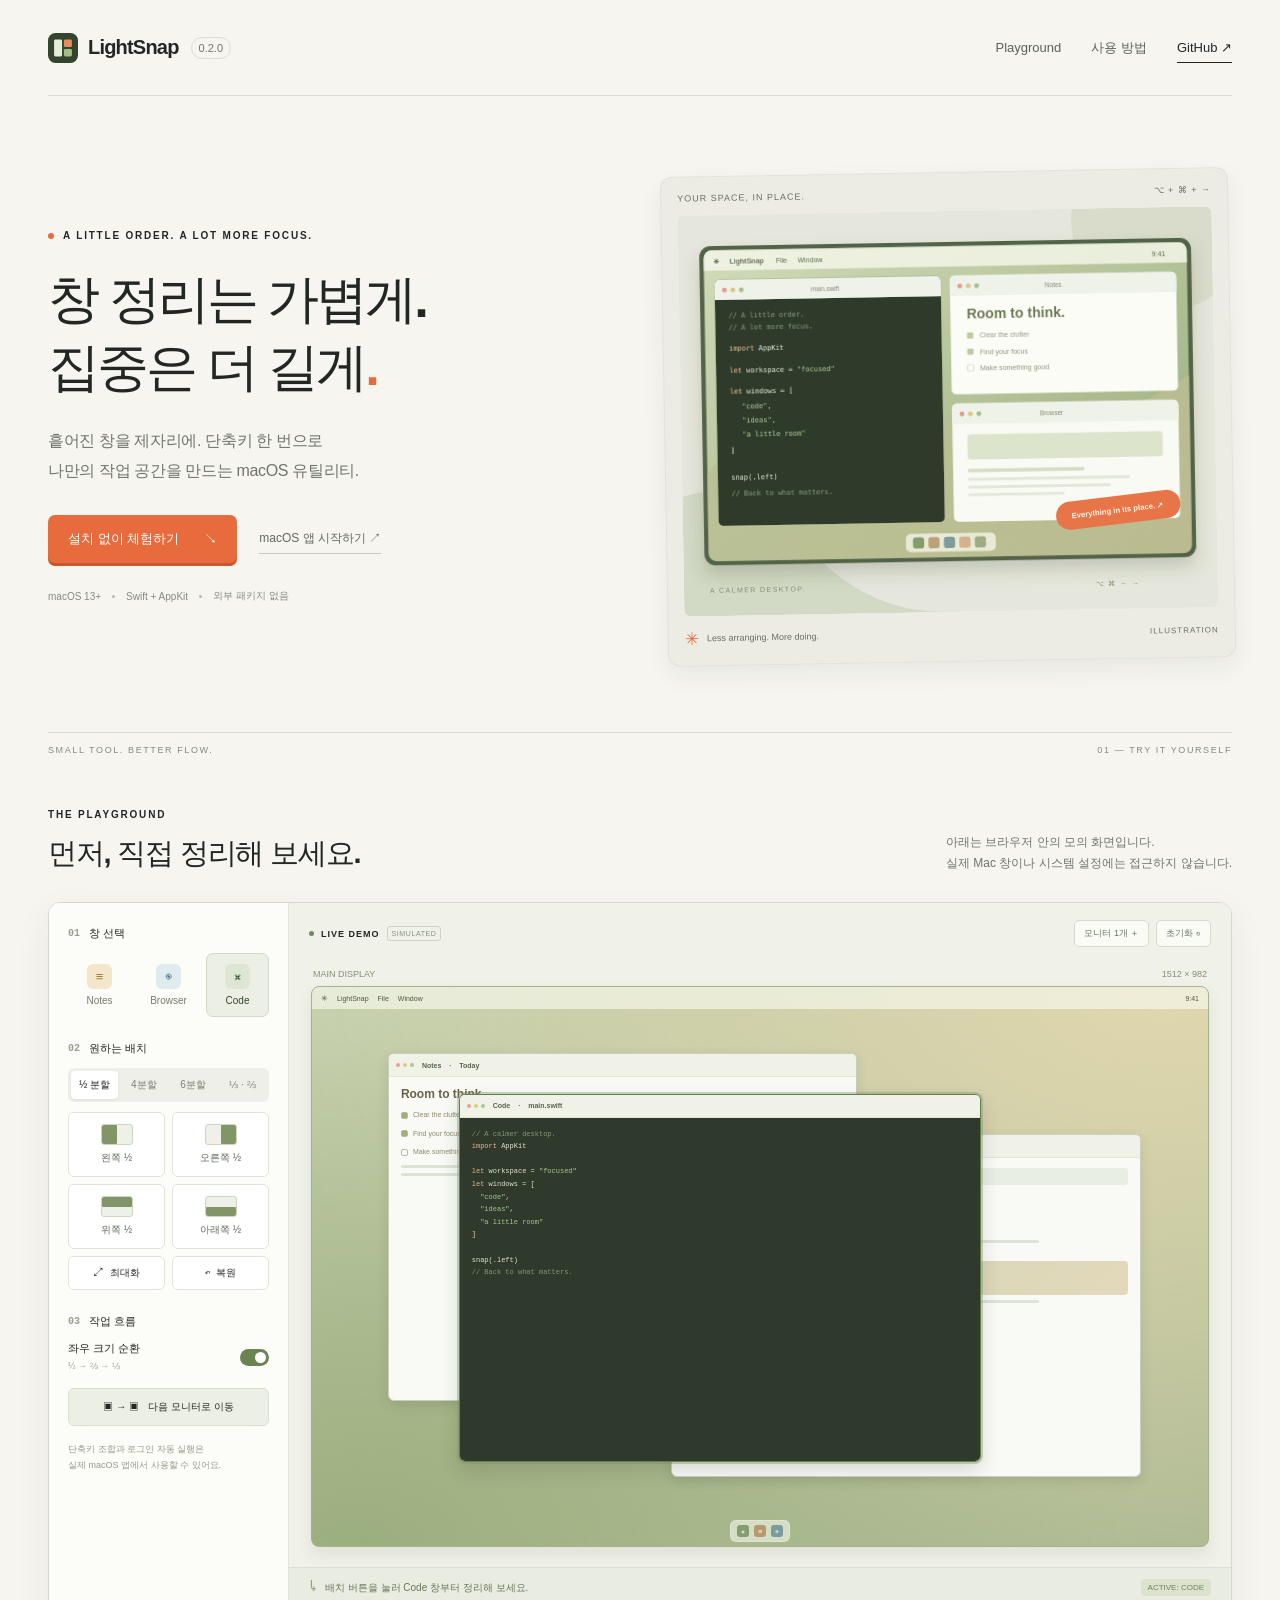
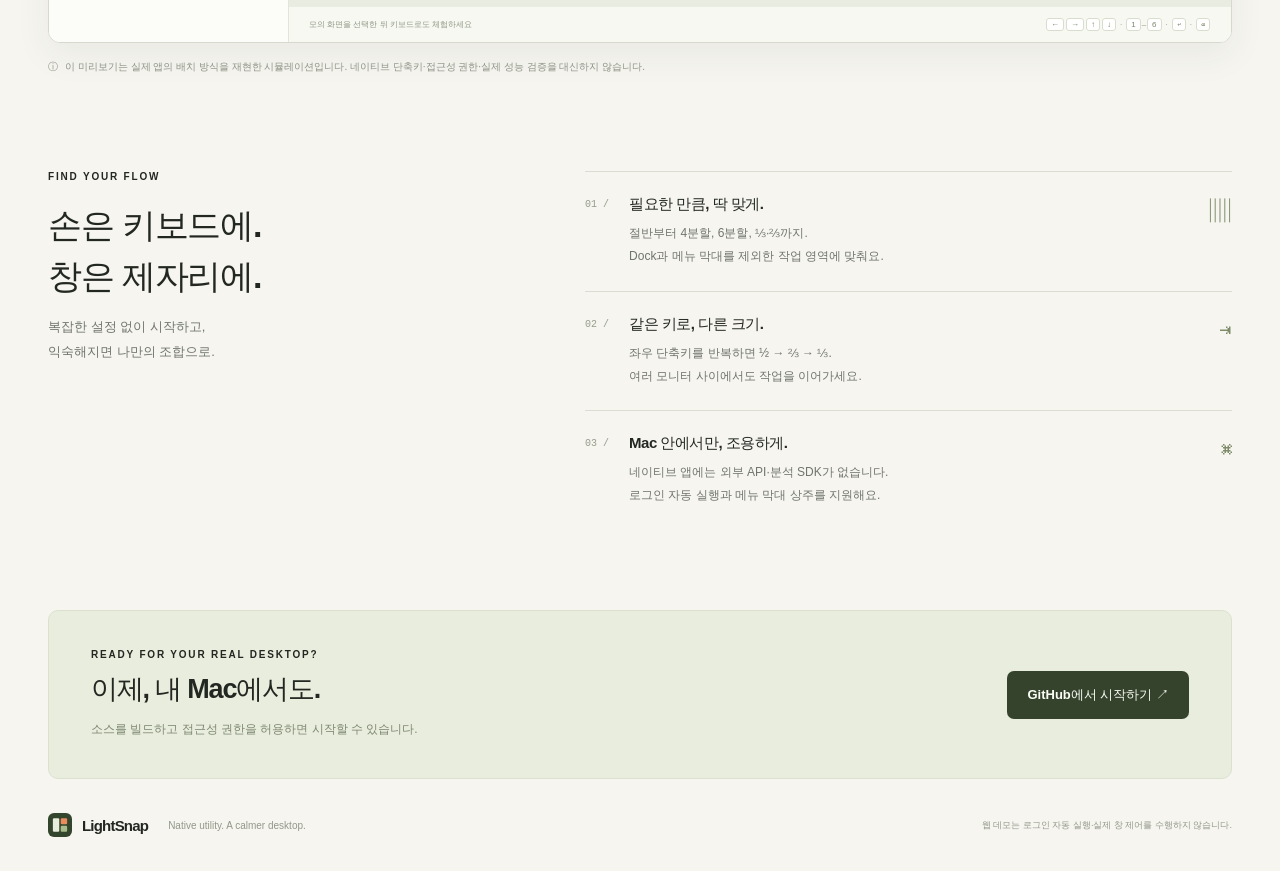
<file: preview/index.html>
<!doctype html>
<html lang="ko">
<head>
<meta charset="utf-8"><meta name="viewport" content="width=device-width,initial-scale=1">
<meta name="description" content="LightSnap을 설치 없이 체험하세요. 브라우저의 모의 창으로 화면 분할, 크기 순환, 모니터 이동을 테스트하는 인터랙티브 미리보기입니다.">
<meta name="theme-color" content="#f6f5f0">
<meta http-equiv="Content-Security-Policy" content="default-src 'self'; script-src 'self'; style-src 'self' 'unsafe-inline'; img-src 'self' data:; connect-src 'none'; object-src 'none'; base-uri 'none'; form-action 'none'">
<title>LightSnap — A little order. A lot more focus.</title>
<link rel="icon" href="assets/icon.svg" type="image/svg+xml"><link rel="stylesheet" href="style.css">
</head>
<body id="top">
<a class="skip-link" href="#playground">미리보기로 건너뛰기</a>
<header class="nav wrap"><a class="brand" href="#top" aria-label="LightSnap 처음으로"><img src="assets/icon.svg" alt="" width="30" height="30">LightSnap<span class="version">0.2.0</span></a><nav aria-label="주 메뉴"><a href="#playground">Playground</a><a href="#how-it-works">사용 방법</a><a class="nav-github" href="https://github.com/kimyoung11/LightSnap" target="_blank" rel="noopener noreferrer">GitHub <span aria-hidden="true">↗</span></a></nav></header>
<main>
<section class="hero wrap">
 <div class="hero-copy"><div class="eyebrow"><span class="status-dot"></span> A LITTLE ORDER. A LOT MORE FOCUS.</div><h1>창 정리는 가볍게.<br>집중은 더 길게<span class="orange">.</span></h1><p class="hero-description">흩어진 창을 제자리에. 단축키 한 번으로<br class="desktop-br"> 나만의 작업 공간을 만드는 macOS 유틸리티.</p><div class="hero-actions"><a class="button primary" href="#playground">설치 없이 체험하기 <span aria-hidden="true">↘</span></a><a class="text-link" href="https://github.com/kimyoung11/LightSnap#빌드와-실행" target="_blank" rel="noopener noreferrer">macOS 앱 시작하기 ↗</a></div><div class="hero-footnote"><span>macOS 13+</span><i></i><span>Swift + AppKit</span><i></i><span>외부 패키지 없음</span></div></div>
 <div class="hero-art"><div class="art-caption"><span>YOUR SPACE, IN PLACE.</span><span>⌥ + ⌘ + →</span></div><img src="assets/hero.svg" alt="Code와 Notes 창이 정돈된 화면을 표현한 LightSnap 디자인 일러스트" width="760" height="570"><div class="art-bottom"><span class="tiny-cross">✳</span> Less arranging. More doing.<span class="art-tag">ILLUSTRATION</span></div></div>
</section>
<div class="wrap divider"><span>SMALL TOOL. BETTER FLOW.</span><span>01 — TRY IT YOURSELF</span></div>
<section class="playground-section wrap" id="playground" aria-labelledby="playground-title">
 <div class="section-heading"><div><div class="eyebrow">THE PLAYGROUND</div><h2 id="playground-title">먼저, 직접 정리해 보세요.</h2></div><p>아래는 브라우저 안의 모의 화면입니다.<br>실제 Mac 창이나 시스템 설정에는 접근하지 않습니다.</p></div>
 <div class="workbench">
  <aside class="controls" aria-label="창 배치 컨트롤">
   <div class="control-heading"><span class="control-number">01</span><span>창 선택</span></div>
   <div class="app-picker" id="app-picker" aria-label="배치할 모의 창"></div>
   <div class="control-heading"><span class="control-number">02</span><span>원하는 배치</span></div>
   <div class="preset-tabs" role="group" aria-label="배치 종류"><button data-group="halves" aria-pressed="true">½ 분할</button><button data-group="quarters" aria-pressed="false">4분할</button><button data-group="sixths" aria-pressed="false">6분할</button><button data-group="thirds" aria-pressed="false">⅓ · ⅔</button></div>
   <div class="layout-buttons" id="layout-buttons" aria-label="배치 선택"></div>
   <div class="utility-buttons"><button data-action="maximize"><span aria-hidden="true">⤢</span> 최대화</button><button data-action="restore"><span aria-hidden="true">↶</span> 복원</button></div>
   <div class="control-heading extra"><span class="control-number">03</span><span>작업 흐름</span></div>
   <label class="switch-row"><span>좌우 크기 순환 <small>½ → ⅔ → ⅓</small></span><input type="checkbox" id="cycle-toggle" checked><span class="switch" aria-hidden="true"></span></label>
   <button class="monitor-move" data-action="nextDisplay"><span aria-hidden="true">▣ → ▣</span> 다음 모니터로 이동</button>
   <p class="control-note">단축키 조합과 로그인 자동 실행은<br>실제 macOS 앱에서 사용할 수 있어요.</p>
  </aside>
  <div class="workspace-panel"><div class="workspace-toolbar"><div class="live-indicator"><span></span> LIVE DEMO <span class="simulated">SIMULATED</span></div><div class="workspace-actions"><button id="display-toggle" aria-pressed="false">모니터 1개 <span aria-hidden="true">＋</span></button><button id="reset" aria-label="데모 초기화">초기화 ↻</button></div></div>
   <div class="desktop-board" id="desktop-board" tabindex="0" role="region" aria-label="키보드로 조작 가능한 모의 데스크톱. 화살표, 숫자 1부터 6, Enter, Backspace를 사용할 수 있습니다."></div>
   <div class="workspace-status"><span class="status-icon" aria-hidden="true">↳</span><output id="status" aria-live="polite"></output><span id="active-badge"></span></div>
   <div class="keyboard-hint"><span>모의 화면을 선택한 뒤 키보드로도 체험하세요</span><span><kbd>←</kbd><kbd>→</kbd><kbd>↑</kbd><kbd>↓</kbd><b>·</b><kbd>1</kbd>–<kbd>6</kbd><b>·</b><kbd>↩</kbd><b>·</b><kbd>⌫</kbd></span></div>
  </div>
 </div>
 <p class="simulation-note"><span aria-hidden="true">ⓘ</span> 이 미리보기는 실제 앱의 배치 방식을 재현한 시뮬레이션입니다. 네이티브 단축키·접근성 권한·실제 성능 검증을 대신하지 않습니다.</p>
</section>
<section class="details wrap" id="how-it-works"><div class="details-intro"><div class="eyebrow">FIND YOUR FLOW</div><h2>손은 키보드에.<br>창은 제자리에.</h2><p>복잡한 설정 없이 시작하고,<br>익숙해지면 나만의 조합으로.</p></div><div class="feature-list"><article><span class="feature-index">01 /</span><div><h3>필요한 만큼, 딱 맞게.</h3><p>절반부터 4분할, 6분할, ⅓·⅔까지.<br>Dock과 메뉴 막대를 제외한 작업 영역에 맞춰요.</p></div><span class="feature-symbol" aria-hidden="true">▥</span></article><article><span class="feature-index">02 /</span><div><h3>같은 키로, 다른 크기.</h3><p>좌우 단축키를 반복하면 ½ → ⅔ → ⅓.<br>여러 모니터 사이에서도 작업을 이어가세요.</p></div><span class="feature-symbol" aria-hidden="true">⇥</span></article><article><span class="feature-index">03 /</span><div><h3>Mac 안에서만, 조용하게.</h3><p>네이티브 앱에는 외부 API·분석 SDK가 없습니다.<br>로그인 자동 실행과 메뉴 막대 상주를 지원해요.</p></div><span class="feature-symbol" aria-hidden="true">⌘</span></article></div></section>
<section class="start-section wrap"><div><div class="eyebrow">READY FOR YOUR REAL DESKTOP?</div><h2>이제, 내 Mac에서도.</h2><p>소스를 빌드하고 접근성 권한을 허용하면 시작할 수 있습니다.</p></div><a class="button dark" href="https://github.com/kimyoung11/LightSnap#빌드와-실행" target="_blank" rel="noopener noreferrer">GitHub에서 시작하기 ↗</a></section>
</main><footer class="wrap footer"><a class="brand" href="#top"><img src="assets/icon.svg" alt="" width="24" height="24">LightSnap</a><p>Native utility. A calmer desktop.</p><span>웹 데모는 로그인 자동 실행·실제 창 제어를 수행하지 않습니다.</span></footer>
<script type="module" src="app.mjs"></script>
</body></html>
</file>
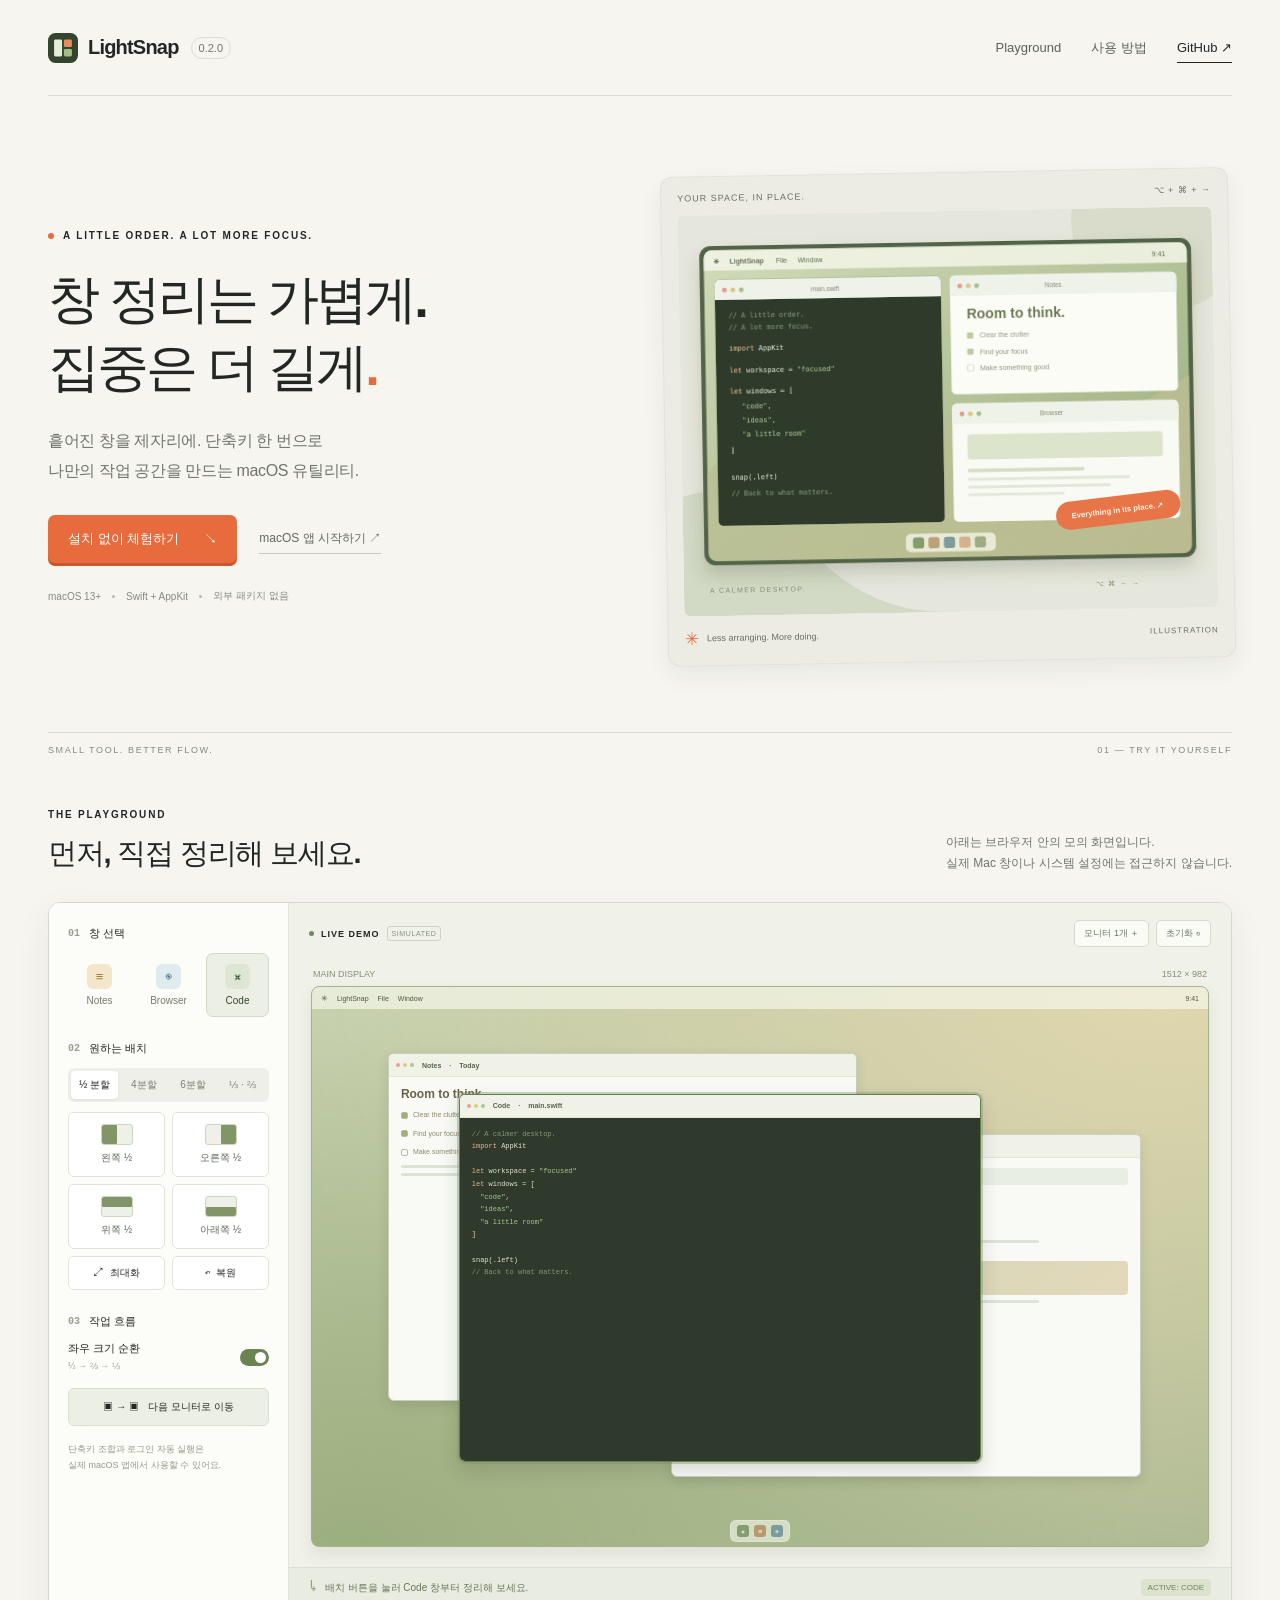
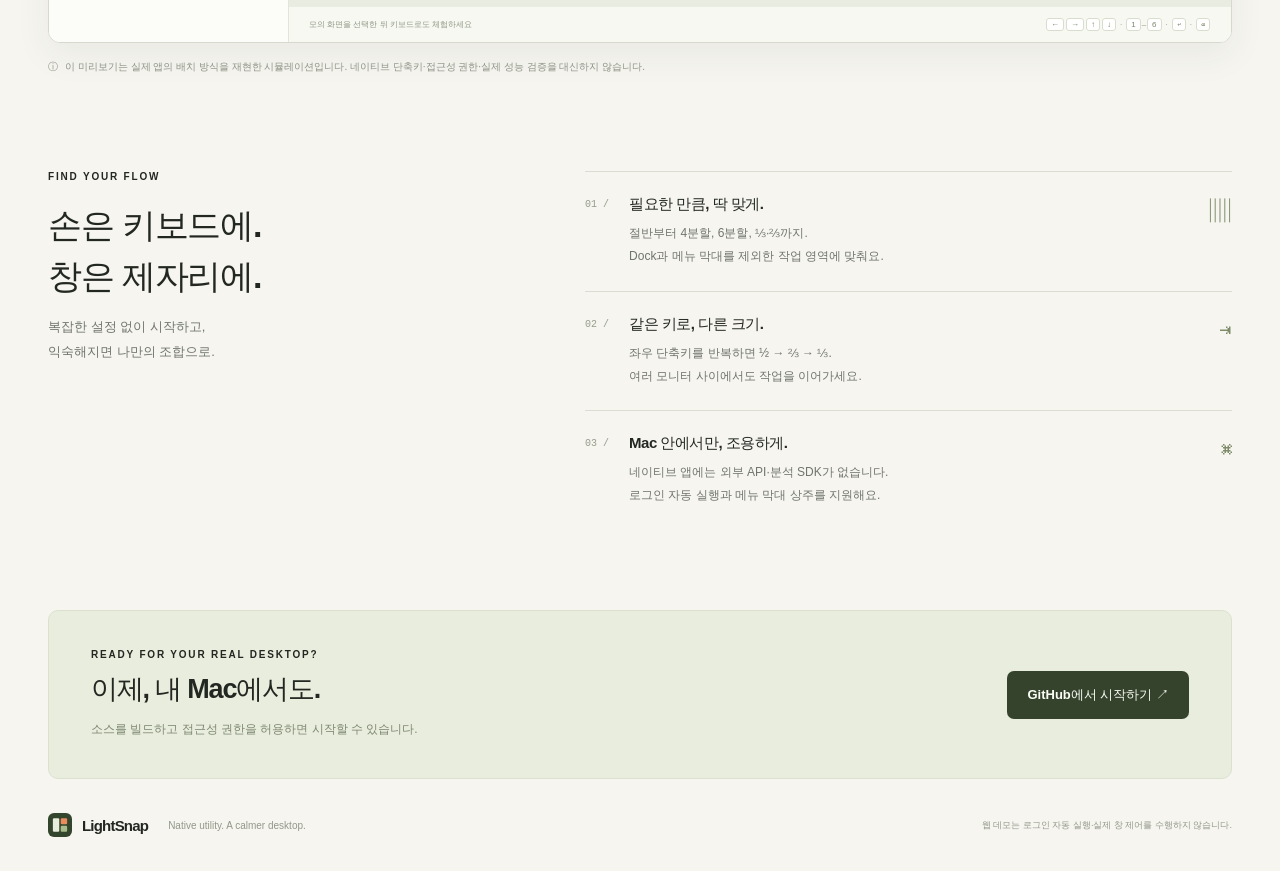
<file: preview/standalone.html>
<!doctype html>
<html lang="ko">
<head>
<meta charset="utf-8"><meta name="viewport" content="width=device-width,initial-scale=1">
<meta name="description" content="LightSnap을 설치 없이 체험하세요. 브라우저의 모의 창으로 화면 분할, 크기 순환, 모니터 이동을 테스트하는 인터랙티브 미리보기입니다.">
<meta name="theme-color" content="#f6f5f0">
<meta http-equiv="Content-Security-Policy" content="default-src 'none'; script-src 'sha256-ZOQcu9cCs1rzt+wLC6GPpufHHQtWk3VlaiDPrVprJG8='; style-src 'unsafe-inline'; img-src data:; connect-src 'none'; object-src 'none'; base-uri 'none'; form-action 'none'">
<title>LightSnap — A little order. A lot more focus.</title>
<link rel="icon" href="[data-uri]" type="image/svg+xml"><style>
:root{--paper:#f6f5f0;--ink:#232722;--muted:#70756c;--line:#dddcd3;--accent:#e76b3c;--lime:#d8e4b3;--radius:16px;font-family:Inter,-apple-system,BlinkMacSystemFont,"Apple SD Gothic Neo","Noto Sans KR",sans-serif;color:var(--ink);background:var(--paper);font-synthesis:none}*{box-sizing:border-box}html{scroll-behavior:smooth;scroll-padding-top:30px}body{margin:0}button,a,input{-webkit-tap-highlight-color:transparent}button,input{font:inherit}a{color:inherit;text-decoration:none}button{cursor:pointer}button:focus-visible,a:focus-visible,input:focus-visible{outline:3px solid var(--accent);outline-offset:4px}button{color:inherit}button:disabled{cursor:not-allowed}button{touch-action:manipulation}.wrap{width:min(1240px,calc(100% - 96px));margin-inline:auto}.skip-link{position:fixed;top:-60px;left:20px;background:var(--ink);color:white;padding:12px;z-index:20}.skip-link:focus{top:10px}.nav{height:96px;display:flex;align-items:center;justify-content:space-between;border-bottom:1px solid var(--line)}.brand{display:flex;align-items:center;gap:10px;font-size:20px;font-weight:750;letter-spacing:-.8px}.version{font-size:11px;font-weight:500;letter-spacing:0;border:1px solid var(--line);border-radius:20px;padding:4px 7px;margin-left:2px;color:var(--muted)}nav{display:flex;align-items:center;gap:30px;font-size:13px;color:#5b6158}.nav-github{color:var(--ink);border-bottom:1px solid var(--ink);padding-block:7px}.hero{display:grid;grid-template-columns:1fr 1fr;gap:48px;align-items:center;padding-block:76px 70px}.eyebrow{font-size:10px;font-weight:650;letter-spacing:1.8px;display:flex;align-items:center;gap:9px}.status-dot{height:6px;width:6px;border-radius:50%;background:var(--accent)}h1{font-size:clamp(36px,4.1vw,58px);font-weight:750;letter-spacing:-3px;line-height:1.3;margin:24px 0}.orange{color:var(--accent)}.hero-description{font-size:16px;color:var(--muted);line-height:1.9;margin:0 0 29px;letter-spacing:-.35px}.hero-actions{display:flex;align-items:center;gap:22px}.button{display:inline-flex;align-items:center;justify-content:space-between;gap:25px;min-height:48px;padding:0 20px;border-radius:7px;font-size:13px;font-weight:600}.primary{background:var(--accent);color:white;box-shadow:0 3px 0 #c8562f}.primary:hover{background:#d96033}.text-link{font-size:12px;color:#62695e;border-bottom:1px solid #c6c9be;padding-block:6px}.hero-footnote{display:flex;gap:11px;align-items:center;font-size:10px;color:#868b7e;margin-top:26px}.hero-footnote i{height:3px;width:3px;background:#b7baae;border-radius:50%}.hero-art{padding:16px;background:#edece4;border:1px solid #e4e2d9;border-radius:12px;transform:rotate(-1deg);box-shadow:0 10px 25px #252b2110}.hero-art img{width:100%;height:auto;display:block;border-radius:7px}.art-caption,.art-bottom{display:flex;justify-content:space-between;align-items:center;font-size:9px;letter-spacing:1px;color:#68705f}.art-caption{padding-bottom:12px}.art-bottom{padding-top:12px;letter-spacing:0;justify-content:flex-start;gap:8px}.art-tag{margin-left:auto;font-size:8px;letter-spacing:1px}.tiny-cross{color:var(--accent);font-size:17px}.divider{border-top:1px solid var(--line);padding-top:12px;display:flex;justify-content:space-between;font-size:9px;letter-spacing:1.6px;color:#858b7f}.playground-section{padding-top:54px}.section-heading{display:flex;justify-content:space-between;align-items:flex-end;margin-bottom:27px}.section-heading h2,h2{font-size:29px;letter-spacing:-1.2px;font-weight:650;line-height:1.5;margin:12px 0 0}.section-heading p{font-size:12px;line-height:1.8;color:var(--muted);margin:0}.workbench{border:1px solid #d7d9ce;background:#fff;border-radius:12px;display:grid;grid-template-columns:240px minmax(0,1fr);overflow:hidden;box-shadow:0 12px 36px #303c2510}.controls{padding:23px 19px;background:#fcfcf8;border-right:1px solid #e3e4db}.control-heading{display:flex;align-items:center;gap:9px;font-size:11px;font-weight:650;margin-bottom:12px}.control-number{font-family:monospace;font-size:10px;color:#9b9f92}.app-picker{display:flex;gap:6px;margin-bottom:24px}.app-picker button{flex:1;display:flex;flex-direction:column;gap:6px;align-items:center;padding:10px 3px;border:1px solid transparent;background:transparent;border-radius:7px;font-size:10px;color:#767c6d}.app-picker button[aria-pressed=true]{background:#ecefe3;border-color:#d4dac7;color:#35472c}.app-icon{height:25px;width:25px;display:grid;place-items:center;border-radius:6px;font-size:13px;font-weight:700}.app-icon.code{background:#dde6d3;color:#34562f}.app-icon.browser{background:#dfebed;color:#3e6a74}.app-icon.notes{background:#f4e6ca;color:#9c7932}.preset-tabs{display:grid;grid-template-columns:repeat(4,1fr);padding:3px;gap:2px;background:#eeefe8;border-radius:6px;margin-bottom:10px}.preset-tabs button{border:0;background:transparent;border-radius:4px;padding:7px 0;font-size:10px;white-space:nowrap;color:#7b8173}.preset-tabs button[aria-pressed=true]{background:white;color:var(--ink);box-shadow:0 1px 3px #0001}.layout-buttons{display:grid;grid-template-columns:repeat(2,1fr);gap:7px;min-height:120px;align-content:start}.layout-buttons button{background:#fff;border:1px solid #e1e4d9;border-radius:6px;display:flex;align-items:center;flex-direction:column;gap:6px;padding:11px 3px;font-size:10px;color:#5e6856}.layout-buttons button:hover,.utility-buttons button:hover{background:#f0f4e8;border-color:#b6c5a2}.layout-icon{height:21px;width:32px;background:#eef1e7;border:1px solid #cdd6bf;position:relative;border-radius:3px;overflow:hidden}.layout-icon i{position:absolute;background:#829569;border-radius:1px}.utility-buttons{display:flex;gap:7px;margin-top:7px}.utility-buttons button{width:50%;background:#fff;border:1px solid #e1e4d9;border-radius:6px;font-size:10px;padding:9px 3px}.utility-buttons span{margin-right:4px}.extra{margin-top:24px}.switch-row{display:flex;align-items:center;position:relative;justify-content:space-between;font-size:11px;gap:10px;cursor:pointer}.switch-row small{display:block;color:#9a9e90;font-size:9px;margin-top:4px}.switch-row input{position:absolute;right:0;width:32px;height:20px;margin:0;opacity:0;cursor:pointer;z-index:1}.switch{width:29px;height:17px;border-radius:20px;background:#bec4b5;position:relative;flex-shrink:0}.switch:after{content:"";position:absolute;top:3px;left:3px;width:11px;height:11px;background:white;border-radius:50%;transition:transform .15s}.switch-row input:checked+.switch{background:#6c8252}.switch-row input:checked+.switch:after{transform:translateX(12px)}.switch-row input:focus-visible+.switch{outline:3px solid var(--accent);outline-offset:3px}.monitor-move{display:flex;justify-content:center;gap:9px;width:100%;background:#ecefe4;border:1px solid #dbe1d1;border-radius:6px;font-size:10px;padding:11px 4px;margin-top:15px}.monitor-move:hover{background:#e1e9d5}.control-note{font-size:9px;color:#949989;line-height:1.8;margin:15px 0 0}.workspace-panel{min-width:0;background:#f0f1e9;display:flex;flex-direction:column}.workspace-toolbar{display:flex;justify-content:space-between;gap:10px;padding:17px 20px;align-items:center}.live-indicator{display:flex;align-items:center;gap:7px;font-size:9px;letter-spacing:1px;font-weight:650}.live-indicator>span:first-child{height:5px;width:5px;background:#728963;border-radius:50%}.simulated{font-size:7px;letter-spacing:.6px;border:1px solid #ced4c4;border-radius:3px;padding:3px 4px;font-weight:400;color:#86907d}.workspace-actions{display:flex;gap:7px}.workspace-actions button{border:1px solid #d7dbce;border-radius:5px;background:#fafbf5;font-size:9px;padding:6px 9px;color:#68745f}.workspace-actions button:hover{background:white}.desktop-board{padding:5px 22px 20px;display:grid;align-content:center;gap:18px;flex:1;min-height:355px;outline-offset:-4px}.desktop-board.two-displays{grid-template-columns:1fr 1fr;gap:14px}.monitor-label{display:flex;justify-content:space-between;font-size:9px;color:#829074;gap:4px;margin:0 2px 7px}.screen{position:relative;aspect-ratio:16/10;border-radius:8px;overflow:hidden;border:1px solid #a4b38e;box-shadow:0 8px 16px #33431f17;background:radial-gradient(ellipse at 5% 100%,#9cae7e 0%,transparent 65%),radial-gradient(ellipse at 95% 0%,#e0d7ae 0%,transparent 75%),linear-gradient(140deg,#c4d0ad,#adb993)}.secondary .screen{background:radial-gradient(ellipse at 100% 100%,#c6a382 0%,transparent 75%),linear-gradient(140deg,#e7d7b7,#c4bca0);border-color:#beae90}.desktop-menubar{position:absolute;top:0;left:0;right:0;height:22px;background:#f8faedaa;display:flex;align-items:center;padding:0 9px;gap:9px;font-size:7px;color:#4b5c3c}.desktop-menubar strong{font-size:8px}.desktop-menubar time{margin-left:auto;font-size:7px}.screen-work{position:absolute;inset:26px 5px 29px}.mock-window{position:absolute;border:1px solid #c9cfc1;border-radius:6px;padding:0;text-align:left;background:#f9faf6;box-shadow:0 4px 12px #26301d20;overflow:hidden;transition:left .3s cubic-bezier(.2,.8,.2,1),top .3s cubic-bezier(.2,.8,.2,1),width .3s cubic-bezier(.2,.8,.2,1),height .3s cubic-bezier(.2,.8,.2,1),box-shadow .2s;min-width:0;color:#59654e}.mock-window[aria-pressed=true]{border-color:#657e4d;box-shadow:0 0 0 2px #7d956d66,0 8px 20px #26301d2a}.window-bar{height:23px;display:flex;align-items:center;gap:8px;padding:0 7px;background:#f0f2e8;border-bottom:1px solid #e1e6d7;font-size:7px;font-weight:600;white-space:nowrap}.window-dots{display:flex;gap:3px}.window-dots i{width:4px;height:4px;border-radius:50%;background:#e4a395}.window-dots i:nth-child(2){background:#e3c986}.window-dots i:nth-child(3){background:#acc791}.window-body{padding:10px 12px;overflow:hidden;height:calc(100% - 23px);font-size:7px;line-height:1.8}.code-body{background:#2f3a2c;color:#dbe4cc;font-family:ui-monospace,SFMono-Regular,monospace;white-space:pre}.code-body .comment{color:#839675}.code-body .kw{color:#dfb78e}.code-body .str{color:#a7c78f}.browser-address{background:#e8eee3;border-radius:3px;padding:3px 5px;margin-bottom:8px;color:#8a9781;font-size:6px}.browser-heading{color:#425a34;font-size:15px;font-weight:750;letter-spacing:-.5px;line-height:1.3;margin-bottom:8px}.fake-line{height:3px;background:#dce4d3;border-radius:4px;margin-block:5px;width:80%}.fake-line.short{width:52%}.browser-tile{width:100%;height:34px;background:linear-gradient(135deg,#c9d7b3,#e4d8bb);border-radius:4px;margin-top:10px}.notes-heading{font-size:12px;font-weight:650;line-height:1.3;margin-bottom:6px;color:#686246}.notes-row{display:flex;align-items:center;gap:5px;margin-block:6px;white-space:nowrap;color:#8b896d;font-size:7px}.notes-row span{height:7px;width:7px;border:1px solid #b9b99c;border-radius:2px;flex-shrink:0}.notes-row.done span{background:#a0ae7e}.dock{position:absolute;bottom:4px;left:50%;transform:translateX(-50%);display:flex;gap:5px;padding:4px 6px;border-radius:6px;background:#f2f5e89c;border:1px solid #ecf0e277;backdrop-filter:blur(8px)}.dock span{height:12px;width:12px;display:grid;place-items:center;border-radius:3px;background:#849c6e;color:#fff;font-size:7px}.dock span:nth-child(2){background:#b69a6e}.dock span:nth-child(3){background:#7c9b9c}.empty-screen{position:absolute;inset:0;display:grid;place-items:center;text-align:center;color:#887859;font-size:10px;line-height:1.8;pointer-events:none}.empty-screen b{display:block;font-size:22px;font-weight:400;color:#a68c68}.workspace-status{display:flex;gap:8px;align-items:center;min-height:40px;background:#e9ede1;border-top:1px solid #dce1d2;padding:9px 20px;font-size:10px;color:#69765b}.status-icon{color:#7c945f;font-size:15px}#active-badge{margin-left:auto;font-size:8px;background:#dbe3cd;color:#718161;padding:4px 7px;border-radius:4px;white-space:nowrap}.keyboard-hint{padding:11px 20px;display:flex;justify-content:space-between;align-items:center;gap:10px;font-size:8px;color:#8e9783;background:#f7f8f2}.keyboard-hint>span:last-child{white-space:nowrap}kbd{font-family:inherit;border:1px solid #d8decd;border-radius:3px;padding:1px 4px;background:#fff;font-size:8px;color:#7b886d;display:inline-block;min-width:14px;text-align:center;margin-inline:1px}.keyboard-hint b{margin:0 3px;font-weight:400}.simulation-note{font-size:10px;line-height:1.8;color:#8d9385;margin:15px 0 0;display:flex;align-items:flex-start;gap:7px}.details{display:grid;grid-template-columns:1fr 1.4fr;gap:75px;padding-block:95px 80px}.details-intro h2{font-size:34px;line-height:1.5;margin-top:18px}.details-intro p{color:var(--muted);font-size:13px;line-height:1.9}.feature-list article{display:flex;gap:20px;border-top:1px solid var(--line);padding:23px 0}.feature-index{font-family:monospace;font-size:10px;color:#969c8b;margin-top:4px}.feature-list h3{font-size:15px;margin:0 0 8px;font-weight:650;letter-spacing:-.5px}.feature-list p{font-size:12px;color:var(--muted);line-height:1.9;margin:0}.feature-symbol{margin-left:auto;font-size:24px;color:#7e8c6a;padding-left:15px}.start-section{border:1px solid #dce1cf;border-radius:10px;background:#e9eddd;display:flex;justify-content:space-between;gap:25px;align-items:center;padding:38px 42px}.start-section h2{font-size:27px;margin-top:9px}.start-section p{font-size:12px;line-height:1.8;color:#7e8872;margin:9px 0 0}.dark{background:#35432d;color:#fafcf5;white-space:nowrap}.dark:hover{background:#22311b}.footer{display:flex;align-items:center;gap:20px;padding-block:34px;font-size:10px;color:#929889}.footer .brand{font-size:15px;color:var(--ink)}.footer>span{margin-left:auto;font-size:9px}.footer p{margin:0}button:hover{transition:background .15s,border-color .15s}@media(min-width:1500px){.hero{padding-block:90px}.hero h1{font-size:62px}}@media(max-width:1050px){.wrap{width:calc(100% - 56px)}.hero{gap:28px}.hero-actions{flex-direction:column;align-items:flex-start;gap:13px}.hero h1{letter-spacing:-2px}.workbench{grid-template-columns:205px minmax(0,1fr)}.controls{padding-inline:13px}.desktop-board{padding-inline:14px;min-height:320px}.keyboard-hint{flex-wrap:wrap}.desktop-board.two-displays{grid-template-columns:1fr;max-height:none;gap:16px}.two-displays .monitor{width:100%;max-width:420px;justify-self:center}.two-displays .screen{aspect-ratio:16/8}.details{gap:40px}.workspace-toolbar{padding-inline:13px}.simulated{display:none}}@media(max-width:700px){.wrap{width:calc(100% - 36px)}.nav{height:76px}.brand{font-size:19px}.version{display:none}nav{gap:16px;font-size:11px}nav>a:nth-child(2){display:none}.hero{grid-template-columns:1fr;padding-block:45px;gap:35px}.hero h1{font-size:42px;letter-spacing:-2px;line-height:1.35}.hero-description{font-size:14px}.hero-actions{flex-direction:row;align-items:center;gap:18px}.button{font-size:12px;gap:16px;padding-inline:16px}.text-link{font-size:10px}.hero-art{max-width:550px;width:100%;justify-self:center;transform:rotate(-.7deg)}.hero-footnote{margin-top:22px}.divider{font-size:7px;letter-spacing:1px}.playground-section{padding-top:35px}.section-heading{display:block;margin-bottom:20px}.section-heading h2{font-size:25px}.section-heading p{font-size:11px;margin-top:12px}.section-heading p br{display:none}.workbench{display:flex;flex-direction:column}.controls{border-right:0;border-bottom:1px solid #e0e4d7;padding:17px;display:grid;grid-template-columns:1fr 1fr;column-gap:15px}.control-heading{grid-column:1/-1;margin-bottom:9px}.app-picker{grid-column:1/-1;margin-bottom:15px;max-width:260px}.app-picker button{flex-direction:row;justify-content:center;padding:5px}.app-icon{height:20px;width:20px;font-size:10px}.preset-tabs{grid-column:1/-1}.layout-buttons{grid-column:1/-1;grid-template-columns:repeat(4,1fr);min-height:0}.layout-buttons.sixths{grid-template-columns:repeat(3,1fr)}.layout-buttons.thirds{grid-template-columns:repeat(3,1fr)}.layout-buttons button{padding:8px 2px;font-size:9px}.utility-buttons{grid-column:1/-1;margin-top:8px}.extra{margin-top:18px}.monitor-move{margin:0;font-size:9px;padding:9px 2px}.switch-row{font-size:10px}.switch-row small{font-size:8px}.control-note{grid-column:1/-1;margin:10px 0 0;font-size:9px}.control-note br{display:none}.desktop-board{min-height:260px;padding:0 12px 17px}.screen{aspect-ratio:16/11}.workspace-toolbar{padding:13px 12px}.workspace-actions button{font-size:8px;padding:5px 6px}.desktop-menubar{height:19px;gap:6px}.screen-work{inset:23px 4px 28px}.workspace-status{padding-inline:12px;font-size:9px;min-height:45px}.keyboard-hint{padding:9px 12px;font-size:8px;gap:6px}#active-badge{display:none}.simulation-note{font-size:9px}.details{grid-template-columns:1fr;gap:25px;padding-block:55px 40px}.details-intro h2{font-size:29px;margin-top:12px}.details-intro h2 br{display:none}.details-intro p{font-size:12px}.details-intro p br{display:none}.feature-list article{padding:18px 0;gap:14px}.feature-list h3{font-size:14px}.feature-list p{font-size:11px}.start-section{padding:25px;flex-direction:column;align-items:flex-start;gap:20px}.start-section h2{font-size:24px}.start-section p{font-size:11px}.footer{flex-wrap:wrap;gap:12px;padding-block:27px}.footer>span{width:100%;margin:0;font-size:8px}.footer p{font-size:9px;margin-left:auto}.window-body{padding:8px;font-size:6px}.window-bar{height:20px;font-size:6px}.browser-heading{font-size:13px}.notes-heading{font-size:10px}}@media(prefers-reduced-motion:reduce){html{scroll-behavior:auto}*{transition:none!important;animation:none!important}}
.window-body,.browser-address,.browser-heading,.fake-line,.browser-tile,.notes-heading{display:block}

.hero-actions{flex-wrap:wrap}

</style>
</head>
<body id="top">
<a class="skip-link" href="#playground">미리보기로 건너뛰기</a>
<header class="nav wrap"><a class="brand" href="#top" aria-label="LightSnap 처음으로"><img src="[data-uri]" alt="" width="30" height="30">LightSnap<span class="version">0.2.0</span></a><nav aria-label="주 메뉴"><a href="#playground">Playground</a><a href="#how-it-works">사용 방법</a><a class="nav-github" href="https://github.com/kimyoung11/LightSnap" target="_blank" rel="noopener noreferrer">GitHub <span aria-hidden="true">↗</span></a></nav></header>
<main>
<section class="hero wrap">
 <div class="hero-copy"><div class="eyebrow"><span class="status-dot"></span> A LITTLE ORDER. A LOT MORE FOCUS.</div><h1>창 정리는 가볍게.<br>집중은 더 길게<span class="orange">.</span></h1><p class="hero-description">흩어진 창을 제자리에. 단축키 한 번으로<br class="desktop-br"> 나만의 작업 공간을 만드는 macOS 유틸리티.</p><div class="hero-actions"><a class="button primary" href="#playground">설치 없이 체험하기 <span aria-hidden="true">↘</span></a><a class="text-link" href="https://github.com/kimyoung11/LightSnap#빌드와-실행" target="_blank" rel="noopener noreferrer">macOS 앱 시작하기 ↗</a></div><div class="hero-footnote"><span>macOS 13+</span><i></i><span>Swift + AppKit</span><i></i><span>외부 패키지 없음</span></div></div>
 <div class="hero-art"><div class="art-caption"><span>YOUR SPACE, IN PLACE.</span><span>⌥ + ⌘ + →</span></div><img src="[data-uri]" alt="Code와 Notes 창이 정돈된 화면을 표현한 LightSnap 디자인 일러스트" width="760" height="570"><div class="art-bottom"><span class="tiny-cross">✳</span> Less arranging. More doing.<span class="art-tag">ILLUSTRATION</span></div></div>
</section>
<div class="wrap divider"><span>SMALL TOOL. BETTER FLOW.</span><span>01 — TRY IT YOURSELF</span></div>
<section class="playground-section wrap" id="playground" aria-labelledby="playground-title">
 <div class="section-heading"><div><div class="eyebrow">THE PLAYGROUND</div><h2 id="playground-title">먼저, 직접 정리해 보세요.</h2></div><p>아래는 브라우저 안의 모의 화면입니다.<br>실제 Mac 창이나 시스템 설정에는 접근하지 않습니다.</p></div>
 <div class="workbench">
  <aside class="controls" aria-label="창 배치 컨트롤">
   <div class="control-heading"><span class="control-number">01</span><span>창 선택</span></div>
   <div class="app-picker" id="app-picker" aria-label="배치할 모의 창"></div>
   <div class="control-heading"><span class="control-number">02</span><span>원하는 배치</span></div>
   <div class="preset-tabs" role="group" aria-label="배치 종류"><button data-group="halves" aria-pressed="true">½ 분할</button><button data-group="quarters" aria-pressed="false">4분할</button><button data-group="sixths" aria-pressed="false">6분할</button><button data-group="thirds" aria-pressed="false">⅓ · ⅔</button></div>
   <div class="layout-buttons" id="layout-buttons" aria-label="배치 선택"></div>
   <div class="utility-buttons"><button data-action="maximize"><span aria-hidden="true">⤢</span> 최대화</button><button data-action="restore"><span aria-hidden="true">↶</span> 복원</button></div>
   <div class="control-heading extra"><span class="control-number">03</span><span>작업 흐름</span></div>
   <label class="switch-row"><span>좌우 크기 순환 <small>½ → ⅔ → ⅓</small></span><input type="checkbox" id="cycle-toggle" checked><span class="switch" aria-hidden="true"></span></label>
   <button class="monitor-move" data-action="nextDisplay"><span aria-hidden="true">▣ → ▣</span> 다음 모니터로 이동</button>
   <p class="control-note">단축키 조합과 로그인 자동 실행은<br>실제 macOS 앱에서 사용할 수 있어요.</p>
  </aside>
  <div class="workspace-panel"><div class="workspace-toolbar"><div class="live-indicator"><span></span> LIVE DEMO <span class="simulated">SIMULATED</span></div><div class="workspace-actions"><button id="display-toggle" aria-pressed="false">모니터 1개 <span aria-hidden="true">＋</span></button><button id="reset" aria-label="데모 초기화">초기화 ↻</button></div></div>
   <div class="desktop-board" id="desktop-board" tabindex="0" role="region" aria-label="키보드로 조작 가능한 모의 데스크톱. 화살표, 숫자 1부터 6, Enter, Backspace를 사용할 수 있습니다."></div>
   <div class="workspace-status"><span class="status-icon" aria-hidden="true">↳</span><output id="status" aria-live="polite"></output><span id="active-badge"></span></div>
   <div class="keyboard-hint"><span>모의 화면을 선택한 뒤 키보드로도 체험하세요</span><span><kbd>←</kbd><kbd>→</kbd><kbd>↑</kbd><kbd>↓</kbd><b>·</b><kbd>1</kbd>–<kbd>6</kbd><b>·</b><kbd>↩</kbd><b>·</b><kbd>⌫</kbd></span></div>
  </div>
 </div>
 <p class="simulation-note"><span aria-hidden="true">ⓘ</span> 이 미리보기는 실제 앱의 배치 방식을 재현한 시뮬레이션입니다. 네이티브 단축키·접근성 권한·실제 성능 검증을 대신하지 않습니다.</p>
</section>
<section class="details wrap" id="how-it-works"><div class="details-intro"><div class="eyebrow">FIND YOUR FLOW</div><h2>손은 키보드에.<br>창은 제자리에.</h2><p>복잡한 설정 없이 시작하고,<br>익숙해지면 나만의 조합으로.</p></div><div class="feature-list"><article><span class="feature-index">01 /</span><div><h3>필요한 만큼, 딱 맞게.</h3><p>절반부터 4분할, 6분할, ⅓·⅔까지.<br>Dock과 메뉴 막대를 제외한 작업 영역에 맞춰요.</p></div><span class="feature-symbol" aria-hidden="true">▥</span></article><article><span class="feature-index">02 /</span><div><h3>같은 키로, 다른 크기.</h3><p>좌우 단축키를 반복하면 ½ → ⅔ → ⅓.<br>여러 모니터 사이에서도 작업을 이어가세요.</p></div><span class="feature-symbol" aria-hidden="true">⇥</span></article><article><span class="feature-index">03 /</span><div><h3>Mac 안에서만, 조용하게.</h3><p>네이티브 앱에는 외부 API·분석 SDK가 없습니다.<br>로그인 자동 실행과 메뉴 막대 상주를 지원해요.</p></div><span class="feature-symbol" aria-hidden="true">⌘</span></article></div></section>
<section class="start-section wrap"><div><div class="eyebrow">READY FOR YOUR REAL DESKTOP?</div><h2>이제, 내 Mac에서도.</h2><p>소스를 빌드하고 접근성 권한을 허용하면 시작할 수 있습니다.</p></div><a class="button dark" href="https://github.com/kimyoung11/LightSnap#빌드와-실행" target="_blank" rel="noopener noreferrer">GitHub에서 시작하기 ↗</a></section>
</main><footer class="wrap footer"><a class="brand" href="#top"><img src="[data-uri]" alt="" width="24" height="24">LightSnap</a><p>Native utility. A calmer desktop.</p><span>웹 데모는 로그인 자동 실행·실제 창 제어를 수행하지 않습니다.</span></footer>
<script>
(function(){
"use strict";
const layouts = {
  left: [0,0,.5,1], right: [.5,0,.5,1], top: [0,0,1,.5], bottom: [0,.5,1,.5],
  topLeft: [0,0,.5,.5], topRight: [.5,0,.5,.5], bottomLeft: [0,.5,.5,.5], bottomRight: [.5,.5,.5,.5],
  firstThird: [0,0,1/3,1], middleThird: [1/3,0,1/3,1], lastThird: [2/3,0,1/3,1],
  leftTwoThirds: [0,0,2/3,1], rightTwoThirds: [1/3,0,2/3,1],
  cell1: [0,0,1/3,.5], cell2: [1/3,0,1/3,.5], cell3: [2/3,0,1/3,.5],
  cell4: [0,.5,1/3,.5], cell5: [1/3,.5,1/3,.5], cell6: [2/3,.5,1/3,.5], maximize: [0,0,1,1]
};
const titles = {left:'왼쪽 ½',right:'오른쪽 ½',top:'위쪽 ½',bottom:'아래쪽 ½',topLeft:'왼쪽 위',topRight:'오른쪽 위',bottomLeft:'왼쪽 아래',bottomRight:'오른쪽 아래',firstThird:'왼쪽 ⅓',middleThird:'가운데 ⅓',lastThird:'오른쪽 ⅓',leftTwoThirds:'왼쪽 ⅔',rightTwoThirds:'오른쪽 ⅔',cell1:'위 1',cell2:'위 2',cell3:'위 3',cell4:'아래 1',cell5:'아래 2',cell6:'아래 3',maximize:'최대화',restore:'원래 배치 복원',nextDisplay:'다음 모니터'};
function createState(){return {active:'code',displayCount:1,cycling:true,last:null,message:'배치 버튼을 눌러 Code 창부터 정리해 보세요.',windows:[
  {id:'notes',name:'Notes',monitor:0,rect:[.08,.08,.53,.69],original:null,z:1},
  {id:'browser',name:'Browser',monitor:0,rect:[.4,.24,.53,.68],original:null,z:2},
  {id:'code',name:'Code',monitor:0,rect:[.16,.16,.59,.73],original:null,z:3}
]};}
const copy = value => structuredClone(value);
function selectWindow(state,id){const s=copy(state);const w=s.windows.find(w=>w.id===id);if(!w)return s;s.active=id;w.z=Math.max(...s.windows.map(w=>w.z))+1;s.message=`${w.name} 선택됨 · 배치할 영역을 선택하세요.`;return s;}
function setDisplays(state,count){if(count!==1&&count!==2)return state;const s=copy(state);s.displayCount=count;s.last=null;for(const w of s.windows)if(w.monitor>=count)w.monitor=0;s.message=count===2?'모니터 2개 · 다음 모니터 버튼으로 선택한 창을 옮겨 보세요.':'모니터 1개 · 모든 창이 기본 화면에 있습니다.';return s;}
function setCycling(state,enabled){const s=copy(state);s.cycling=!!enabled;s.last=null;s.message=enabled?'좌우 반복: ½ → ⅔ → ⅓ 순환':'좌우 단축키가 항상 ½ 크기로 배치합니다.';return s;}
function applyAction(state,action){
 const s=copy(state),w=s.windows.find(w=>w.id===s.active);if(!w)return s;
 if(action==='nextDisplay'){
  s.last=null;if(s.displayCount<2){s.message='먼저 모니터를 2개로 바꿔 주세요.';return s;}
  w.original??={rect:[...w.rect],monitor:w.monitor};w.monitor=(w.monitor+1)%s.displayCount;s.message=`${w.name} → ${w.monitor===0?'기본':'보조'} 모니터 · 상대 크기 유지`;return s;
 }
 if(action==='restore'){
  s.last=null;if(!w.original){s.message='이 창의 저장된 원래 배치가 없습니다.';return s;}
  w.rect=[...w.original.rect];w.monitor=Math.min(w.original.monitor,s.displayCount-1);w.original=null;s.message=`${w.name} · 최초 배치로 복원`;return s;
 }
 if(!layouts[action])return s;
 let actual=action,index=0;
 if(s.cycling&&(action==='left'||action==='right')){
  const previous=s.last;
  if(previous?.id===w.id&&previous.action===action&&previous.monitor===w.monitor&&previous.rect.every((v,i)=>Math.abs(v-w.rect[i])<1e-6))index=(previous.index+1)%3;
  actual=(action==='left'?['left','leftTwoThirds','firstThird']:['right','rightTwoThirds','lastThird'])[index];
 }
 w.original??={rect:[...w.rect],monitor:w.monitor};w.rect=[...layouts[actual]];w.z=Math.max(...s.windows.map(w=>w.z))+1;
 s.last=s.cycling&&(action==='left'||action==='right')?{id:w.id,action,index,monitor:w.monitor,rect:[...w.rect]}:null;
 s.message=`${w.name} · ${titles[actual]} 배치 완료`;return s;
}


let state=createState(),group='halves',renderedDisplays=0;
const board=document.querySelector('#desktop-board'),picker=document.querySelector('#app-picker');
const icons={notes:'≡',browser:'◉',code:'⌘'};
const groups={halves:['left','right','top','bottom'],quarters:['topLeft','topRight','bottomLeft','bottomRight'],sixths:['cell1','cell2','cell3','cell4','cell5','cell6'],thirds:['firstThird','middleThird','lastThird','leftTwoThirds','rightTwoThirds']};
const bodies={
 code:'<span class="code-body window-body"><span class="comment">// A calmer desktop.</span>\n<span class="kw">import</span> AppKit\n\n<span class="kw">let</span> workspace = <span class="str">"focused"</span>\n<span class="kw">let</span> windows = [\n  <span class="str">"code"</span>,\n  <span class="str">"ideas"</span>,\n  <span class="str">"a little room"</span>\n]\n\nsnap(.left)\n<span class="comment">// Back to what matters.</span></span>',
 browser:'<span class="window-body"><span class="browser-address">lightsnap.local / welcome</span><span class="browser-heading">A little order.<br>A lot more focus.</span><span class="fake-line"></span><span class="fake-line short"></span><span class="browser-tile"></span><span class="fake-line"></span><span class="fake-line short"></span></span>',
 notes:'<span class="window-body"><span class="notes-heading">Room to think.</span><span class="notes-row done"><span></span> Clear the clutter</span><span class="notes-row done"><span></span> Find your focus</span><span class="notes-row"><span></span> Make something good</span><span class="fake-line"></span><span class="fake-line short"></span></span>'
};
const windowNodes=new Map();
for(const w of state.windows){
 const pick=document.createElement('button');pick.type='button';pick.dataset.window=w.id;pick.innerHTML=`<span class="app-icon ${w.id}" aria-hidden="true">${icons[w.id]}</span>${w.name}`;pick.addEventListener('click',()=>{state=selectWindow(state,w.id);render();});picker.append(pick);
 const win=document.createElement('button');win.type='button';win.className='mock-window';win.dataset.window=w.id;win.setAttribute('aria-label',`${w.name} 모의 창 선택`);win.innerHTML=`<span class="window-bar"><span class="window-dots" aria-hidden="true"><i></i><i></i><i></i></span>${w.name}<span aria-hidden="true"> · </span><span>${w.id==='code'?'main.swift':w.id==='notes'?'Today':'Welcome'}</span></span>${bodies[w.id]}`;
 win.addEventListener('click',()=>{state=selectWindow(state,w.id);render();board.focus({preventScroll:true});});windowNodes.set(w.id,win);
}
function renderLayouts(){
 const target=document.querySelector('#layout-buttons');target.className=`layout-buttons ${group}`;target.replaceChildren();
 for(const action of groups[group]){const [x,y,w,h]=layouts[action],b=document.createElement('button');b.type='button';b.dataset.action=action;b.innerHTML=`<span class="layout-icon" aria-hidden="true"><i style="left:${x*100}%;top:${y*100}%;width:${w*100}%;height:${h*100}%"></i></span><span>${titles[action]}</span>`;b.addEventListener('click',()=>run(action));target.append(b);}
 for(const tab of document.querySelectorAll('[data-group]'))tab.setAttribute('aria-pressed',String(tab.dataset.group===group));
}
function render(){
 const keepFocus=board.contains(document.activeElement);
 if(renderedDisplays!==state.displayCount){
  board.replaceChildren();board.classList.toggle('two-displays',state.displayCount===2);
  for(let i=0;i<state.displayCount;i++){
   const monitor=document.createElement('div');monitor.className=`monitor ${i===1?'secondary':''}`;monitor.innerHTML=`<div class="monitor-label"><span>${i===0?'MAIN DISPLAY':'SECOND DISPLAY'}</span><span>${i===0?'1512 × 982':'1920 × 1080'}</span></div><div class="screen"><div class="desktop-menubar" aria-hidden="true"><strong>✳</strong><span>LightSnap</span><span>File</span><span>Window</span><time>9:41</time></div><div class="screen-work" data-monitor="${i}"></div><div class="dock" aria-hidden="true"><span>⌘</span><span>≡</span><span>◉</span></div></div>`;board.append(monitor);
  }
  renderedDisplays=state.displayCount;
 }
 for(const w of state.windows){
  const win=windowNodes.get(w.id),container=board.querySelector(`[data-monitor="${w.monitor}"]`);
  if(win.parentElement!==container)container.append(win);
  const [x,y,width,height]=w.rect;
  Object.assign(win.style,{left:`${x*100}%`,top:`${y*100}%`,width:`${width*100}%`,height:`${height*100}%`,zIndex:String(w.z)});
  win.setAttribute('aria-pressed',String(w.id===state.active));
 }
 for(const container of board.querySelectorAll('[data-monitor]')){
  let empty=container.querySelector('.empty-screen');const hasWindows=!!container.querySelector('.mock-window');
  if(!hasWindows&&!empty){empty=document.createElement('div');empty.className='empty-screen';empty.innerHTML='<span><b>↗</b>다음 모니터로 이동해 보세요</span>';container.append(empty);}
  else if(hasWindows&&empty)empty.remove();
 }
 for(const button of picker.querySelectorAll('button'))button.setAttribute('aria-pressed',String(button.dataset.window===state.active));
 document.querySelector('#cycle-toggle').checked=state.cycling;
 const displayToggle=document.querySelector('#display-toggle');displayToggle.setAttribute('aria-pressed',String(state.displayCount===2));displayToggle.innerHTML=`모니터 ${state.displayCount}개 <span aria-hidden="true">${state.displayCount===1?'＋':'−'}</span>`;
 document.querySelector('#status').textContent=state.message;
 document.querySelector('#active-badge').textContent=`ACTIVE: ${state.windows.find(w=>w.id===state.active).name.toUpperCase()}`;
 if(keepFocus)board.focus({preventScroll:true});
}
function run(action){state=applyAction(state,action);render();}
for(const button of document.querySelectorAll('[data-group]'))button.addEventListener('click',()=>{group=button.dataset.group;renderLayouts();});
for(const button of document.querySelectorAll('.utility-buttons [data-action],.monitor-move'))button.addEventListener('click',()=>run(button.dataset.action));
document.querySelector('#cycle-toggle').addEventListener('change',e=>{state=setCycling(state,e.target.checked);render();});
document.querySelector('#display-toggle').addEventListener('click',()=>{state=setDisplays(state,state.displayCount===1?2:1);render();});
document.querySelector('#reset').addEventListener('click',()=>{state=createState();group='halves';renderLayouts();render();});
board.addEventListener('click',e=>{if(!e.target.closest('.mock-window'))board.focus({preventScroll:true});});
board.addEventListener('keydown',e=>{
 if(e.target!==board||e.metaKey||e.altKey||e.ctrlKey||e.shiftKey||e.repeat)return;
 const action={ArrowLeft:'left',ArrowRight:'right',ArrowUp:'top',ArrowDown:'bottom',Enter:'maximize',Backspace:'restore','1':'cell1','2':'cell2','3':'cell3','4':'cell4','5':'cell5','6':'cell6'}[e.key];
 if(action){e.preventDefault();run(action);}
});
renderLayouts();render();

})();
</script>
</body></html>
</file>
<file: preview/style.css>
:root{--paper:#f6f5f0;--ink:#232722;--muted:#70756c;--line:#dddcd3;--accent:#e76b3c;--lime:#d8e4b3;--radius:16px;font-family:Inter,-apple-system,BlinkMacSystemFont,"Apple SD Gothic Neo","Noto Sans KR",sans-serif;color:var(--ink);background:var(--paper);font-synthesis:none}*{box-sizing:border-box}html{scroll-behavior:smooth;scroll-padding-top:30px}body{margin:0}button,a,input{-webkit-tap-highlight-color:transparent}button,input{font:inherit}a{color:inherit;text-decoration:none}button{cursor:pointer}button:focus-visible,a:focus-visible,input:focus-visible{outline:3px solid var(--accent);outline-offset:4px}button{color:inherit}button:disabled{cursor:not-allowed}button{touch-action:manipulation}.wrap{width:min(1240px,calc(100% - 96px));margin-inline:auto}.skip-link{position:fixed;top:-60px;left:20px;background:var(--ink);color:white;padding:12px;z-index:20}.skip-link:focus{top:10px}.nav{height:96px;display:flex;align-items:center;justify-content:space-between;border-bottom:1px solid var(--line)}.brand{display:flex;align-items:center;gap:10px;font-size:20px;font-weight:750;letter-spacing:-.8px}.version{font-size:11px;font-weight:500;letter-spacing:0;border:1px solid var(--line);border-radius:20px;padding:4px 7px;margin-left:2px;color:var(--muted)}nav{display:flex;align-items:center;gap:30px;font-size:13px;color:#5b6158}.nav-github{color:var(--ink);border-bottom:1px solid var(--ink);padding-block:7px}.hero{display:grid;grid-template-columns:1fr 1fr;gap:48px;align-items:center;padding-block:76px 70px}.eyebrow{font-size:10px;font-weight:650;letter-spacing:1.8px;display:flex;align-items:center;gap:9px}.status-dot{height:6px;width:6px;border-radius:50%;background:var(--accent)}h1{font-size:clamp(36px,4.1vw,58px);font-weight:750;letter-spacing:-3px;line-height:1.3;margin:24px 0}.orange{color:var(--accent)}.hero-description{font-size:16px;color:var(--muted);line-height:1.9;margin:0 0 29px;letter-spacing:-.35px}.hero-actions{display:flex;align-items:center;gap:22px}.button{display:inline-flex;align-items:center;justify-content:space-between;gap:25px;min-height:48px;padding:0 20px;border-radius:7px;font-size:13px;font-weight:600}.primary{background:var(--accent);color:white;box-shadow:0 3px 0 #c8562f}.primary:hover{background:#d96033}.text-link{font-size:12px;color:#62695e;border-bottom:1px solid #c6c9be;padding-block:6px}.hero-footnote{display:flex;gap:11px;align-items:center;font-size:10px;color:#868b7e;margin-top:26px}.hero-footnote i{height:3px;width:3px;background:#b7baae;border-radius:50%}.hero-art{padding:16px;background:#edece4;border:1px solid #e4e2d9;border-radius:12px;transform:rotate(-1deg);box-shadow:0 10px 25px #252b2110}.hero-art img{width:100%;height:auto;display:block;border-radius:7px}.art-caption,.art-bottom{display:flex;justify-content:space-between;align-items:center;font-size:9px;letter-spacing:1px;color:#68705f}.art-caption{padding-bottom:12px}.art-bottom{padding-top:12px;letter-spacing:0;justify-content:flex-start;gap:8px}.art-tag{margin-left:auto;font-size:8px;letter-spacing:1px}.tiny-cross{color:var(--accent);font-size:17px}.divider{border-top:1px solid var(--line);padding-top:12px;display:flex;justify-content:space-between;font-size:9px;letter-spacing:1.6px;color:#858b7f}.playground-section{padding-top:54px}.section-heading{display:flex;justify-content:space-between;align-items:flex-end;margin-bottom:27px}.section-heading h2,h2{font-size:29px;letter-spacing:-1.2px;font-weight:650;line-height:1.5;margin:12px 0 0}.section-heading p{font-size:12px;line-height:1.8;color:var(--muted);margin:0}.workbench{border:1px solid #d7d9ce;background:#fff;border-radius:12px;display:grid;grid-template-columns:240px minmax(0,1fr);overflow:hidden;box-shadow:0 12px 36px #303c2510}.controls{padding:23px 19px;background:#fcfcf8;border-right:1px solid #e3e4db}.control-heading{display:flex;align-items:center;gap:9px;font-size:11px;font-weight:650;margin-bottom:12px}.control-number{font-family:monospace;font-size:10px;color:#9b9f92}.app-picker{display:flex;gap:6px;margin-bottom:24px}.app-picker button{flex:1;display:flex;flex-direction:column;gap:6px;align-items:center;padding:10px 3px;border:1px solid transparent;background:transparent;border-radius:7px;font-size:10px;color:#767c6d}.app-picker button[aria-pressed=true]{background:#ecefe3;border-color:#d4dac7;color:#35472c}.app-icon{height:25px;width:25px;display:grid;place-items:center;border-radius:6px;font-size:13px;font-weight:700}.app-icon.code{background:#dde6d3;color:#34562f}.app-icon.browser{background:#dfebed;color:#3e6a74}.app-icon.notes{background:#f4e6ca;color:#9c7932}.preset-tabs{display:grid;grid-template-columns:repeat(4,1fr);padding:3px;gap:2px;background:#eeefe8;border-radius:6px;margin-bottom:10px}.preset-tabs button{border:0;background:transparent;border-radius:4px;padding:7px 0;font-size:10px;white-space:nowrap;color:#7b8173}.preset-tabs button[aria-pressed=true]{background:white;color:var(--ink);box-shadow:0 1px 3px #0001}.layout-buttons{display:grid;grid-template-columns:repeat(2,1fr);gap:7px;min-height:120px;align-content:start}.layout-buttons button{background:#fff;border:1px solid #e1e4d9;border-radius:6px;display:flex;align-items:center;flex-direction:column;gap:6px;padding:11px 3px;font-size:10px;color:#5e6856}.layout-buttons button:hover,.utility-buttons button:hover{background:#f0f4e8;border-color:#b6c5a2}.layout-icon{height:21px;width:32px;background:#eef1e7;border:1px solid #cdd6bf;position:relative;border-radius:3px;overflow:hidden}.layout-icon i{position:absolute;background:#829569;border-radius:1px}.utility-buttons{display:flex;gap:7px;margin-top:7px}.utility-buttons button{width:50%;background:#fff;border:1px solid #e1e4d9;border-radius:6px;font-size:10px;padding:9px 3px}.utility-buttons span{margin-right:4px}.extra{margin-top:24px}.switch-row{display:flex;align-items:center;position:relative;justify-content:space-between;font-size:11px;gap:10px;cursor:pointer}.switch-row small{display:block;color:#9a9e90;font-size:9px;margin-top:4px}.switch-row input{position:absolute;right:0;width:32px;height:20px;margin:0;opacity:0;cursor:pointer;z-index:1}.switch{width:29px;height:17px;border-radius:20px;background:#bec4b5;position:relative;flex-shrink:0}.switch:after{content:"";position:absolute;top:3px;left:3px;width:11px;height:11px;background:white;border-radius:50%;transition:transform .15s}.switch-row input:checked+.switch{background:#6c8252}.switch-row input:checked+.switch:after{transform:translateX(12px)}.switch-row input:focus-visible+.switch{outline:3px solid var(--accent);outline-offset:3px}.monitor-move{display:flex;justify-content:center;gap:9px;width:100%;background:#ecefe4;border:1px solid #dbe1d1;border-radius:6px;font-size:10px;padding:11px 4px;margin-top:15px}.monitor-move:hover{background:#e1e9d5}.control-note{font-size:9px;color:#949989;line-height:1.8;margin:15px 0 0}.workspace-panel{min-width:0;background:#f0f1e9;display:flex;flex-direction:column}.workspace-toolbar{display:flex;justify-content:space-between;gap:10px;padding:17px 20px;align-items:center}.live-indicator{display:flex;align-items:center;gap:7px;font-size:9px;letter-spacing:1px;font-weight:650}.live-indicator>span:first-child{height:5px;width:5px;background:#728963;border-radius:50%}.simulated{font-size:7px;letter-spacing:.6px;border:1px solid #ced4c4;border-radius:3px;padding:3px 4px;font-weight:400;color:#86907d}.workspace-actions{display:flex;gap:7px}.workspace-actions button{border:1px solid #d7dbce;border-radius:5px;background:#fafbf5;font-size:9px;padding:6px 9px;color:#68745f}.workspace-actions button:hover{background:white}.desktop-board{padding:5px 22px 20px;display:grid;align-content:center;gap:18px;flex:1;min-height:355px;outline-offset:-4px}.desktop-board.two-displays{grid-template-columns:1fr 1fr;gap:14px}.monitor-label{display:flex;justify-content:space-between;font-size:9px;color:#829074;gap:4px;margin:0 2px 7px}.screen{position:relative;aspect-ratio:16/10;border-radius:8px;overflow:hidden;border:1px solid #a4b38e;box-shadow:0 8px 16px #33431f17;background:radial-gradient(ellipse at 5% 100%,#9cae7e 0%,transparent 65%),radial-gradient(ellipse at 95% 0%,#e0d7ae 0%,transparent 75%),linear-gradient(140deg,#c4d0ad,#adb993)}.secondary .screen{background:radial-gradient(ellipse at 100% 100%,#c6a382 0%,transparent 75%),linear-gradient(140deg,#e7d7b7,#c4bca0);border-color:#beae90}.desktop-menubar{position:absolute;top:0;left:0;right:0;height:22px;background:#f8faedaa;display:flex;align-items:center;padding:0 9px;gap:9px;font-size:7px;color:#4b5c3c}.desktop-menubar strong{font-size:8px}.desktop-menubar time{margin-left:auto;font-size:7px}.screen-work{position:absolute;inset:26px 5px 29px}.mock-window{position:absolute;border:1px solid #c9cfc1;border-radius:6px;padding:0;text-align:left;background:#f9faf6;box-shadow:0 4px 12px #26301d20;overflow:hidden;transition:left .3s cubic-bezier(.2,.8,.2,1),top .3s cubic-bezier(.2,.8,.2,1),width .3s cubic-bezier(.2,.8,.2,1),height .3s cubic-bezier(.2,.8,.2,1),box-shadow .2s;min-width:0;color:#59654e}.mock-window[aria-pressed=true]{border-color:#657e4d;box-shadow:0 0 0 2px #7d956d66,0 8px 20px #26301d2a}.window-bar{height:23px;display:flex;align-items:center;gap:8px;padding:0 7px;background:#f0f2e8;border-bottom:1px solid #e1e6d7;font-size:7px;font-weight:600;white-space:nowrap}.window-dots{display:flex;gap:3px}.window-dots i{width:4px;height:4px;border-radius:50%;background:#e4a395}.window-dots i:nth-child(2){background:#e3c986}.window-dots i:nth-child(3){background:#acc791}.window-body{padding:10px 12px;overflow:hidden;height:calc(100% - 23px);font-size:7px;line-height:1.8}.code-body{background:#2f3a2c;color:#dbe4cc;font-family:ui-monospace,SFMono-Regular,monospace;white-space:pre}.code-body .comment{color:#839675}.code-body .kw{color:#dfb78e}.code-body .str{color:#a7c78f}.browser-address{background:#e8eee3;border-radius:3px;padding:3px 5px;margin-bottom:8px;color:#8a9781;font-size:6px}.browser-heading{color:#425a34;font-size:15px;font-weight:750;letter-spacing:-.5px;line-height:1.3;margin-bottom:8px}.fake-line{height:3px;background:#dce4d3;border-radius:4px;margin-block:5px;width:80%}.fake-line.short{width:52%}.browser-tile{width:100%;height:34px;background:linear-gradient(135deg,#c9d7b3,#e4d8bb);border-radius:4px;margin-top:10px}.notes-heading{font-size:12px;font-weight:650;line-height:1.3;margin-bottom:6px;color:#686246}.notes-row{display:flex;align-items:center;gap:5px;margin-block:6px;white-space:nowrap;color:#8b896d;font-size:7px}.notes-row span{height:7px;width:7px;border:1px solid #b9b99c;border-radius:2px;flex-shrink:0}.notes-row.done span{background:#a0ae7e}.dock{position:absolute;bottom:4px;left:50%;transform:translateX(-50%);display:flex;gap:5px;padding:4px 6px;border-radius:6px;background:#f2f5e89c;border:1px solid #ecf0e277;backdrop-filter:blur(8px)}.dock span{height:12px;width:12px;display:grid;place-items:center;border-radius:3px;background:#849c6e;color:#fff;font-size:7px}.dock span:nth-child(2){background:#b69a6e}.dock span:nth-child(3){background:#7c9b9c}.empty-screen{position:absolute;inset:0;display:grid;place-items:center;text-align:center;color:#887859;font-size:10px;line-height:1.8;pointer-events:none}.empty-screen b{display:block;font-size:22px;font-weight:400;color:#a68c68}.workspace-status{display:flex;gap:8px;align-items:center;min-height:40px;background:#e9ede1;border-top:1px solid #dce1d2;padding:9px 20px;font-size:10px;color:#69765b}.status-icon{color:#7c945f;font-size:15px}#active-badge{margin-left:auto;font-size:8px;background:#dbe3cd;color:#718161;padding:4px 7px;border-radius:4px;white-space:nowrap}.keyboard-hint{padding:11px 20px;display:flex;justify-content:space-between;align-items:center;gap:10px;font-size:8px;color:#8e9783;background:#f7f8f2}.keyboard-hint>span:last-child{white-space:nowrap}kbd{font-family:inherit;border:1px solid #d8decd;border-radius:3px;padding:1px 4px;background:#fff;font-size:8px;color:#7b886d;display:inline-block;min-width:14px;text-align:center;margin-inline:1px}.keyboard-hint b{margin:0 3px;font-weight:400}.simulation-note{font-size:10px;line-height:1.8;color:#8d9385;margin:15px 0 0;display:flex;align-items:flex-start;gap:7px}.details{display:grid;grid-template-columns:1fr 1.4fr;gap:75px;padding-block:95px 80px}.details-intro h2{font-size:34px;line-height:1.5;margin-top:18px}.details-intro p{color:var(--muted);font-size:13px;line-height:1.9}.feature-list article{display:flex;gap:20px;border-top:1px solid var(--line);padding:23px 0}.feature-index{font-family:monospace;font-size:10px;color:#969c8b;margin-top:4px}.feature-list h3{font-size:15px;margin:0 0 8px;font-weight:650;letter-spacing:-.5px}.feature-list p{font-size:12px;color:var(--muted);line-height:1.9;margin:0}.feature-symbol{margin-left:auto;font-size:24px;color:#7e8c6a;padding-left:15px}.start-section{border:1px solid #dce1cf;border-radius:10px;background:#e9eddd;display:flex;justify-content:space-between;gap:25px;align-items:center;padding:38px 42px}.start-section h2{font-size:27px;margin-top:9px}.start-section p{font-size:12px;line-height:1.8;color:#7e8872;margin:9px 0 0}.dark{background:#35432d;color:#fafcf5;white-space:nowrap}.dark:hover{background:#22311b}.footer{display:flex;align-items:center;gap:20px;padding-block:34px;font-size:10px;color:#929889}.footer .brand{font-size:15px;color:var(--ink)}.footer>span{margin-left:auto;font-size:9px}.footer p{margin:0}button:hover{transition:background .15s,border-color .15s}@media(min-width:1500px){.hero{padding-block:90px}.hero h1{font-size:62px}}@media(max-width:1050px){.wrap{width:calc(100% - 56px)}.hero{gap:28px}.hero-actions{flex-direction:column;align-items:flex-start;gap:13px}.hero h1{letter-spacing:-2px}.workbench{grid-template-columns:205px minmax(0,1fr)}.controls{padding-inline:13px}.desktop-board{padding-inline:14px;min-height:320px}.keyboard-hint{flex-wrap:wrap}.desktop-board.two-displays{grid-template-columns:1fr;max-height:none;gap:16px}.two-displays .monitor{width:100%;max-width:420px;justify-self:center}.two-displays .screen{aspect-ratio:16/8}.details{gap:40px}.workspace-toolbar{padding-inline:13px}.simulated{display:none}}@media(max-width:700px){.wrap{width:calc(100% - 36px)}.nav{height:76px}.brand{font-size:19px}.version{display:none}nav{gap:16px;font-size:11px}nav>a:nth-child(2){display:none}.hero{grid-template-columns:1fr;padding-block:45px;gap:35px}.hero h1{font-size:42px;letter-spacing:-2px;line-height:1.35}.hero-description{font-size:14px}.hero-actions{flex-direction:row;align-items:center;gap:18px}.button{font-size:12px;gap:16px;padding-inline:16px}.text-link{font-size:10px}.hero-art{max-width:550px;width:100%;justify-self:center;transform:rotate(-.7deg)}.hero-footnote{margin-top:22px}.divider{font-size:7px;letter-spacing:1px}.playground-section{padding-top:35px}.section-heading{display:block;margin-bottom:20px}.section-heading h2{font-size:25px}.section-heading p{font-size:11px;margin-top:12px}.section-heading p br{display:none}.workbench{display:flex;flex-direction:column}.controls{border-right:0;border-bottom:1px solid #e0e4d7;padding:17px;display:grid;grid-template-columns:1fr 1fr;column-gap:15px}.control-heading{grid-column:1/-1;margin-bottom:9px}.app-picker{grid-column:1/-1;margin-bottom:15px;max-width:260px}.app-picker button{flex-direction:row;justify-content:center;padding:5px}.app-icon{height:20px;width:20px;font-size:10px}.preset-tabs{grid-column:1/-1}.layout-buttons{grid-column:1/-1;grid-template-columns:repeat(4,1fr);min-height:0}.layout-buttons.sixths{grid-template-columns:repeat(3,1fr)}.layout-buttons.thirds{grid-template-columns:repeat(3,1fr)}.layout-buttons button{padding:8px 2px;font-size:9px}.utility-buttons{grid-column:1/-1;margin-top:8px}.extra{margin-top:18px}.monitor-move{margin:0;font-size:9px;padding:9px 2px}.switch-row{font-size:10px}.switch-row small{font-size:8px}.control-note{grid-column:1/-1;margin:10px 0 0;font-size:9px}.control-note br{display:none}.desktop-board{min-height:260px;padding:0 12px 17px}.screen{aspect-ratio:16/11}.workspace-toolbar{padding:13px 12px}.workspace-actions button{font-size:8px;padding:5px 6px}.desktop-menubar{height:19px;gap:6px}.screen-work{inset:23px 4px 28px}.workspace-status{padding-inline:12px;font-size:9px;min-height:45px}.keyboard-hint{padding:9px 12px;font-size:8px;gap:6px}#active-badge{display:none}.simulation-note{font-size:9px}.details{grid-template-columns:1fr;gap:25px;padding-block:55px 40px}.details-intro h2{font-size:29px;margin-top:12px}.details-intro h2 br{display:none}.details-intro p{font-size:12px}.details-intro p br{display:none}.feature-list article{padding:18px 0;gap:14px}.feature-list h3{font-size:14px}.feature-list p{font-size:11px}.start-section{padding:25px;flex-direction:column;align-items:flex-start;gap:20px}.start-section h2{font-size:24px}.start-section p{font-size:11px}.footer{flex-wrap:wrap;gap:12px;padding-block:27px}.footer>span{width:100%;margin:0;font-size:8px}.footer p{font-size:9px;margin-left:auto}.window-body{padding:8px;font-size:6px}.window-bar{height:20px;font-size:6px}.browser-heading{font-size:13px}.notes-heading{font-size:10px}}@media(prefers-reduced-motion:reduce){html{scroll-behavior:auto}*{transition:none!important;animation:none!important}}
.window-body,.browser-address,.browser-heading,.fake-line,.browser-tile,.notes-heading{display:block}

.hero-actions{flex-wrap:wrap}
</file>
